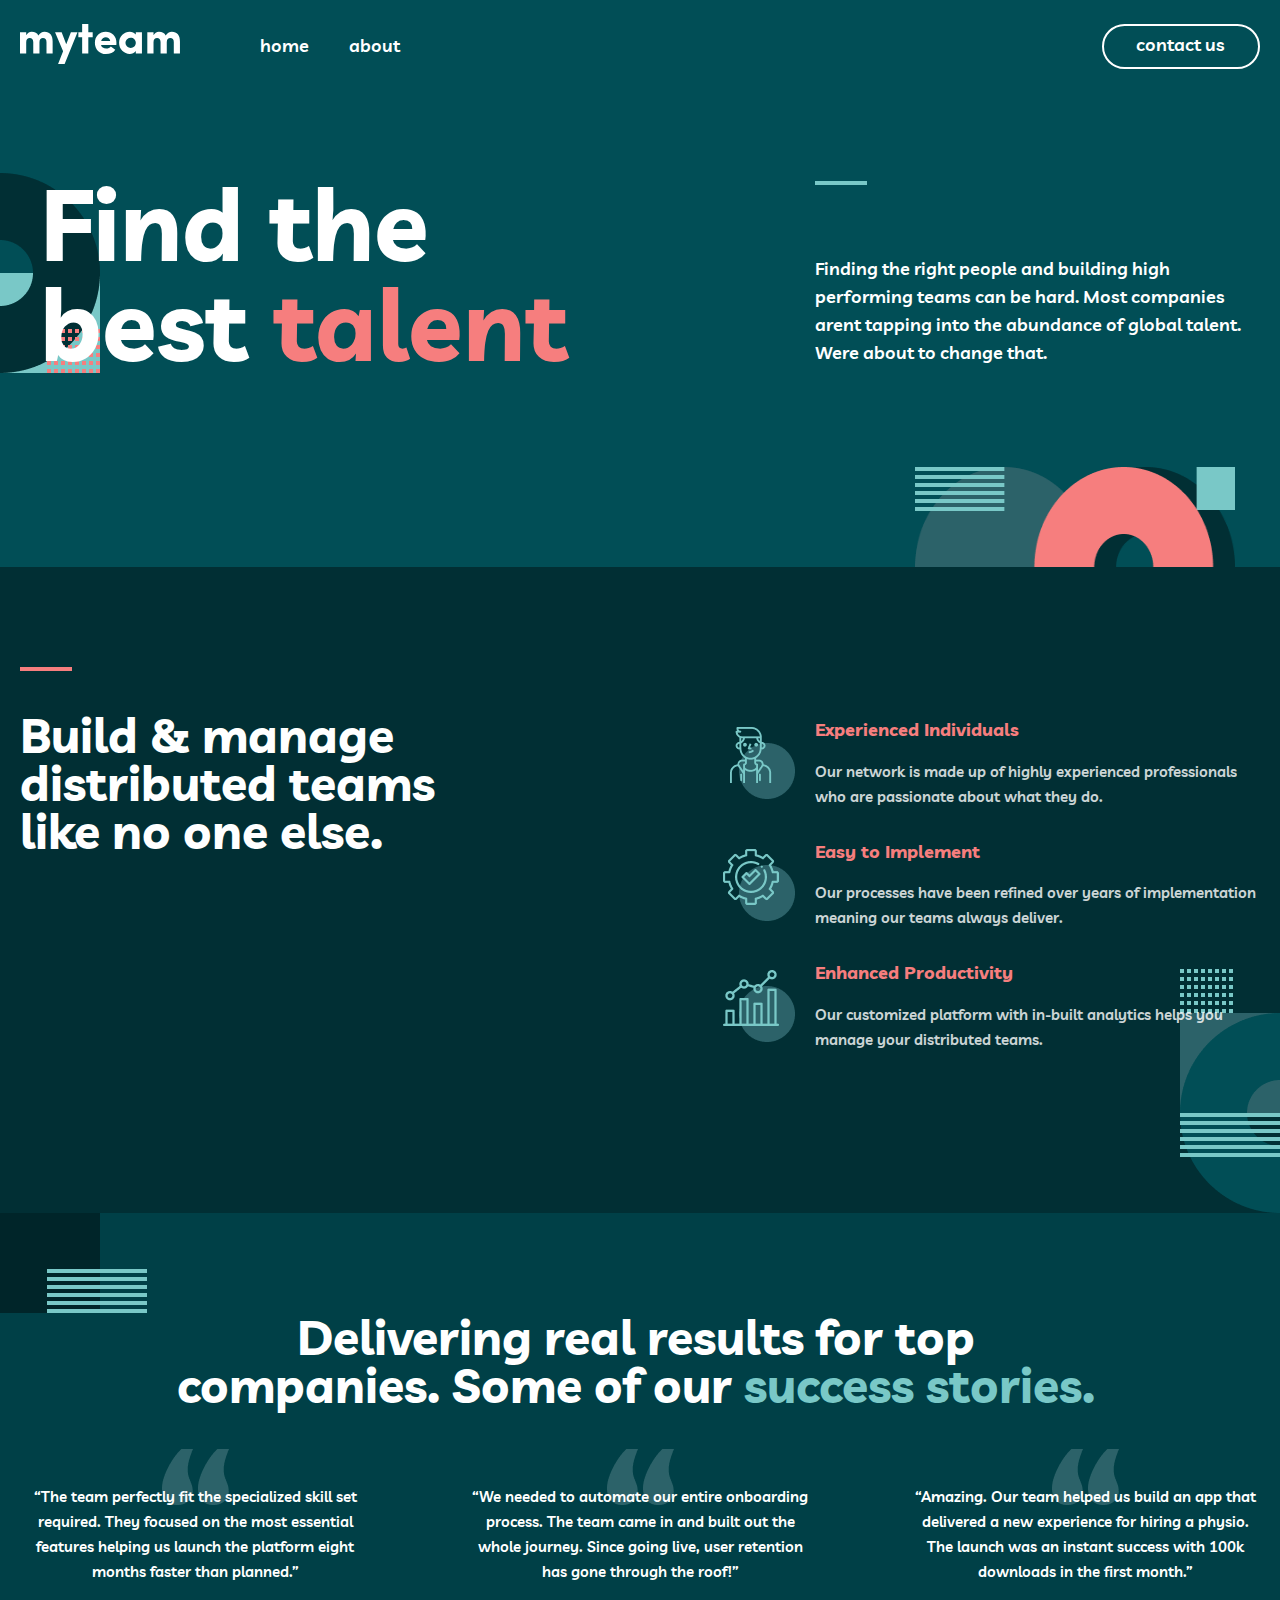
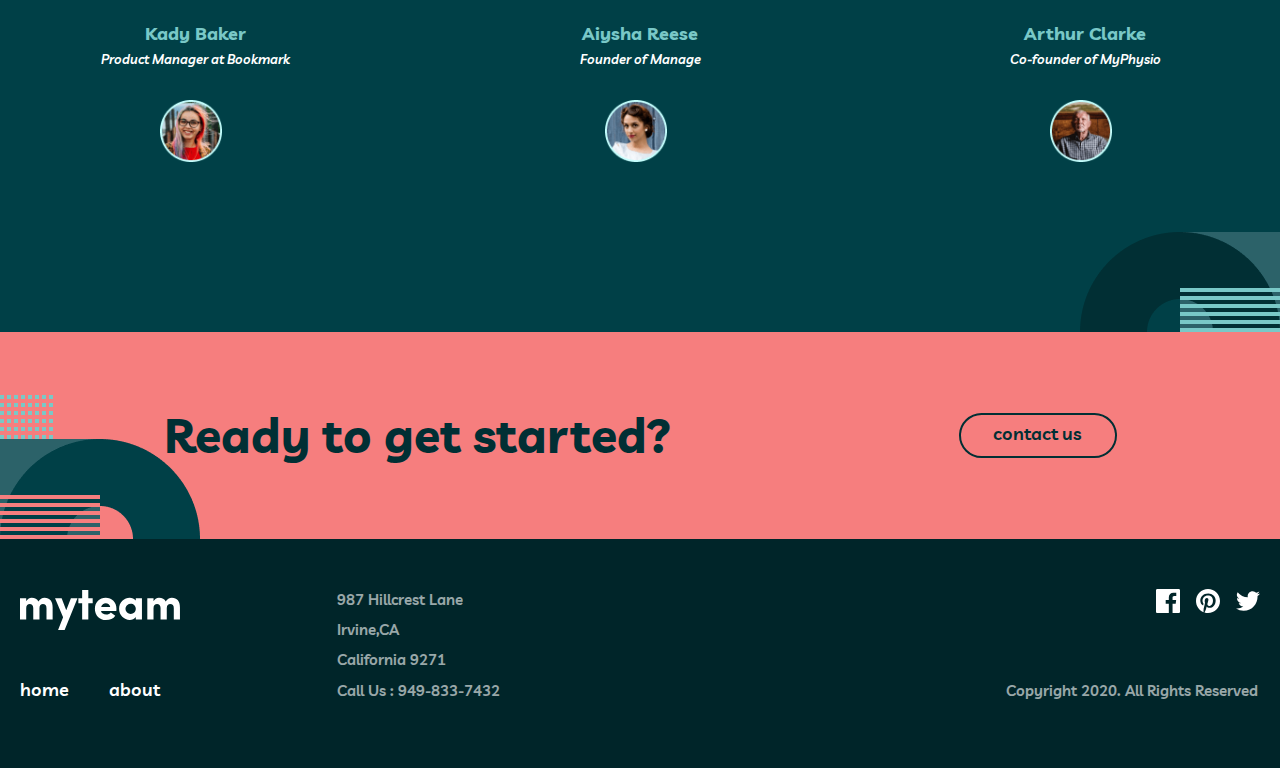
<file: index.html>
<!DOCTYPE html>
<html lang="en">
<head>
    <meta charset="UTF-8">
    <meta http-equiv="X-UA-Compatible" content="IE=edge">
    <meta name="viewport" content="width=device-width, initial-scale=1.0">
    <title>Home Page</title>

    <link rel="stylesheet" href="css/normalize.min.css">

    <link rel="stylesheet" href="css/styles.css">

    <link rel="stylesheet" href="css/styles.min.css">

</head>
<body>
    
    <header>

        <div class="container header__container">

            <div class="header__div">

                <a href="index.html">
                    <img src="img/myteam-logo.svg" width="160" height="40" alt="myteam-logo">
                </a>

                <ul class="header__list">
                    <li class="header__item"><a class="header__item--link" href="#">home</a></li>
                    <li class="header__item"><a class="header__item--link" href="about.html">about</a></li>
                </ul>

            </div>

            <a class="header__link" href="#">
                contact us
            </a>

        </div>

    </header>

    <nav class="intro">

        <div class="container intro__container">

            <h2 class="intro__title">Find the best <span class="intro__title--span">talent</span></h2>

            <div>
                
                <hr class="intro__line">

                <p class="intro__text">Finding the right people and building high performing teams can be hard. Most companies arent tapping into the abundance of global talent. Were about to change that.</p>

                <img class="red__green" src="img/red_green.png" width="320" height="100" alt="red_green">

            </div>

        </div>

    </nav>

    <main>

        <section class="section1">

            <div class="container section1__container">

                <div>

                    <hr class="line">

                    <h2 class="title__build">
                        Build & manage distributed teams like no one else.
                    </h2>

                </div>

                <ul class="list">

                    <li class="list__item">
                        <img src="img/bola_circle.png" width="72" height="72" alt="bola_circle">
                        <div class="list__item--div">
                            <h3 class="list__item--title">Experienced Individuals</h3>
                            <p class="list__item--text">Our network is made up of highly experienced professionals who are passionate about what they do.</p>
                        </div>
                    </li>

                    <li class="list__item">
                        <img src="img/nastroyka.png" width="72" height="72" alt="nastroyka">
                        <div class="list__item--div">
                            <h3 class="list__item--title">Easy to Implement</h3>
                            <p class="list__item--text">Our processes have been refined over years of implementation meaning our teams always deliver.</p>
                        </div>
                    </li>

                    <li class="list__item">
                        <img src="img/rezultat.png" width="72" height="72" alt="rezultat">
                        <div class="list__item--div">
                            <h3 class="list__item--title">Enhanced Productivity</h3>
                            <p class="list__item--text">Our customized platform with in-built analytics helps you manage your distributed teams.</p>
                        </div>
                    </li>

                </ul>

            </div>

        </section>

        <section class="section2">

            <div class="container">

                <h2 class="title__delivering">
                    Delivering real results for top companies. Some of our <span class="title__delivering--span">success stories.</span>
                </h2>

                <ul class="list2">

                    <li class="list2__item">
                        <p class="list2__item--text"> “The team perfectly fit the specialized skill set required. They focused on the most essential features helping us launch the platform eight months faster than planned.”</p>
                        <h3 class="list2__item--title">Kady Baker</h3>
                        <p class="list2__item--text2">Product Manager at Bookmark</p>
                        <img class="images" src="img/ackili_qz.png" width="62" height="62" alt="ackili_qz">
                    </li>

                    <li class="list2__item">
                        <p class="list2__item--text">“We needed to automate our entire onboarding process. The team came in and built out the whole journey. Since going live, user retention has gone through the roof!”</p>
                        <h3 class="list2__item--title">Aiysha Reese</h3>
                        <p class="list2__item--text2">Founder of Manage</p>
                        <img class="images" src="img/kenayi.png" width="62" height="62" alt="kenayi">
                    </li>

                    <li class="list2__item">
                        <p class="list2__item--text">“Amazing. Our team helped us build an app that delivered a new experience for hiring a physio. The launch was an instant success with 100k downloads in the first month.”</p>
                        <h3 class="list2__item--title">Arthur Clarke</h3>
                        <p class="list2__item--text2">Co-founder of MyPhysio</p>
                        <img class="images" src="img/doda.png" width="62" height="62" alt="doda">
                    </li>

                </ul>

            </div>

        </section>

        <section class="section3">

            <div class="container section3__container">

                <h2 class="title__ready">
                    Ready to get started?
                </h2>

                <a class="link__contact" href="#">
                    contact us
                </a>

            </div>

        </section>

    </main>

    <footer>

        <div class="container footer__container">

            <div>

                <a href="index.html">
                    <img class="footer__logo" src="img/myteam-logo.svg" width="160" height="40" alt="myteam-logo">
                </a>
    
                <ul class="footer__list">
                    <li class="footer__list--item"><a class="flist__item--link" href="#">home</a></li>
                    <li class="footer__list--item"><a class="flist__item--link" href="about.html">about</a></li>
                </ul>

            </div>

            <ul class="footer__list2">

                <li class="footer__item">
                    <a class="footer__link" href="#">987  Hillcrest Lane</a>
                </li>

                <li class="footer__item">
                    <a class="footer__link" href="#">Irvine,CA</a>
                </li>

                <li class="footer__item">
                    <a class="footer__link" href="#">California 9271</a>
                </li>

                <li class="footer__item">
                    <a class="footer__link" href="tel:949-833-7432">Call Us : 949-833-7432</a>
                </li>

            </ul>

            <div>

                <ul class="footer__media">
                    <li class="facebook"></li>
                    <li class="pinterest"></li>
                    <li class="twitter"></li>
                </ul>

                <p class="footer__text">Copyright 2020. All Rights Reserved</p>

            </div>

        </div>

    </footer>

</body>
</html>
</file>
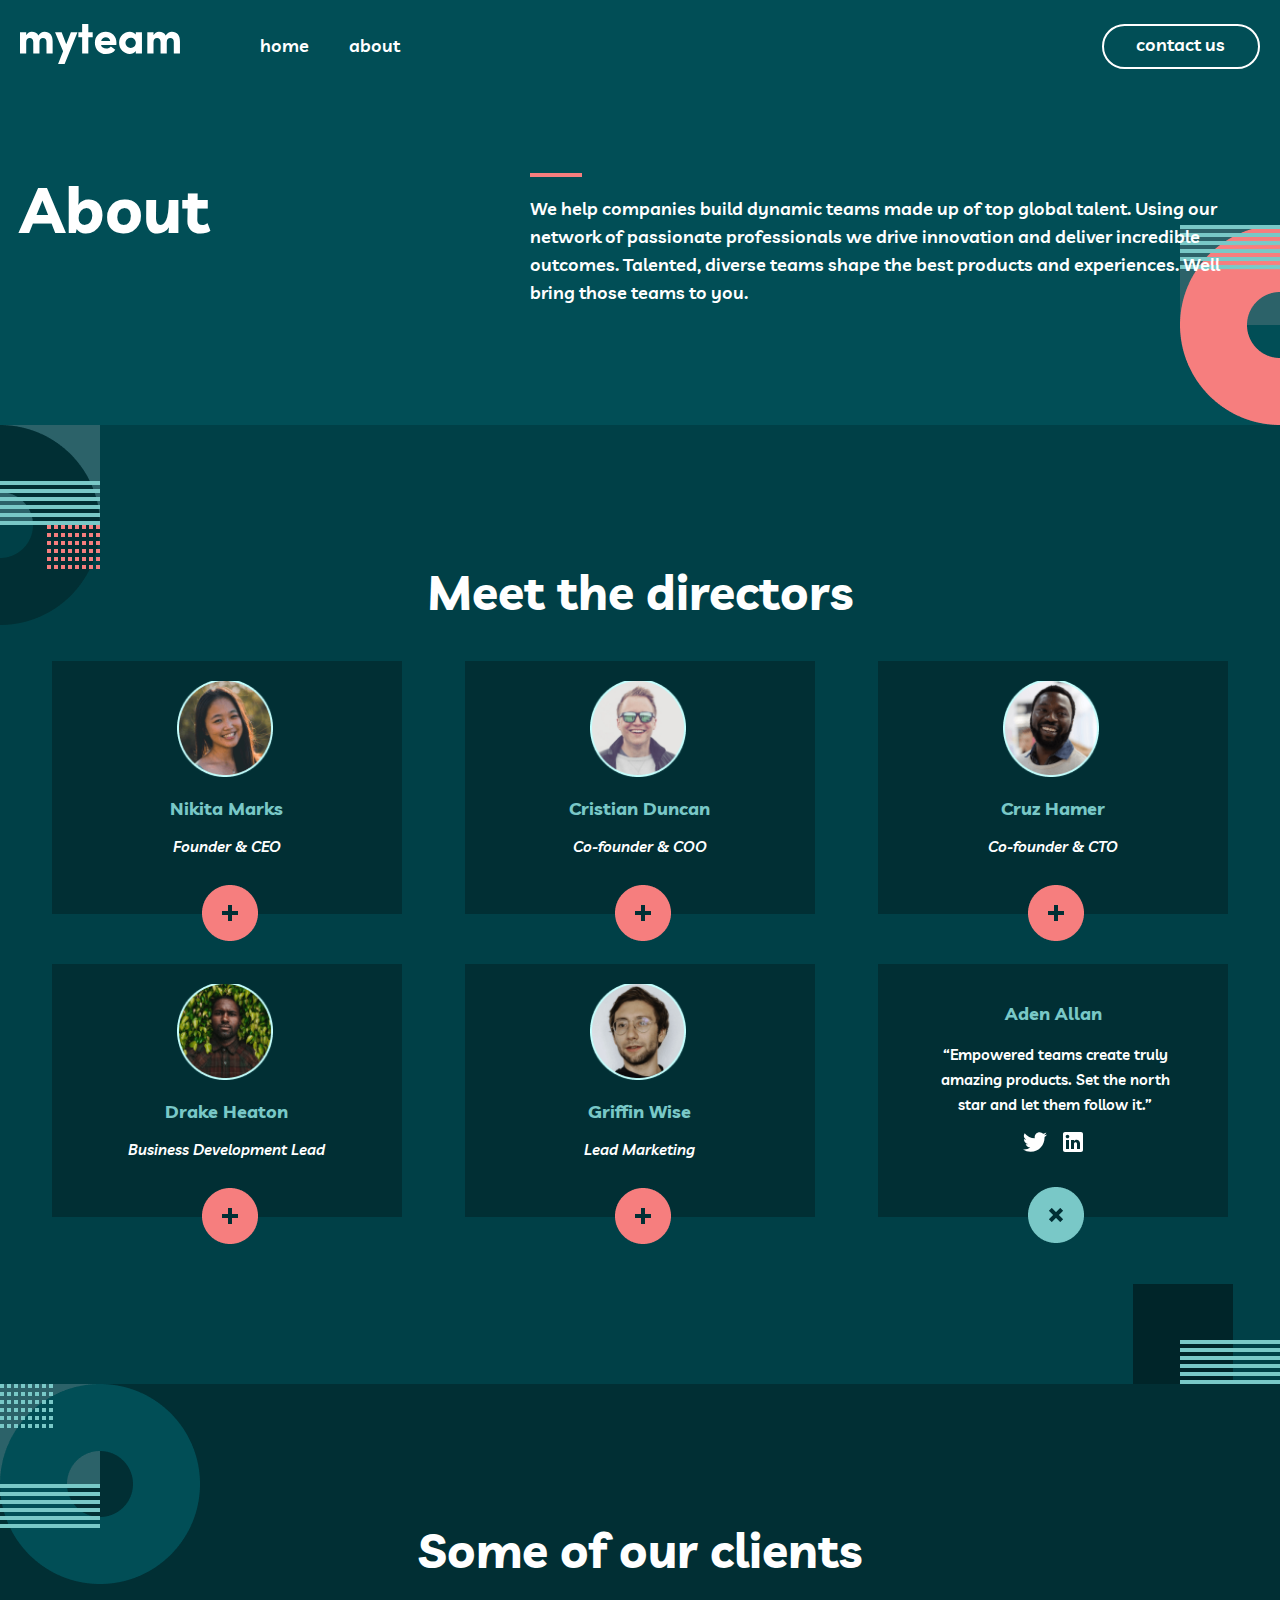
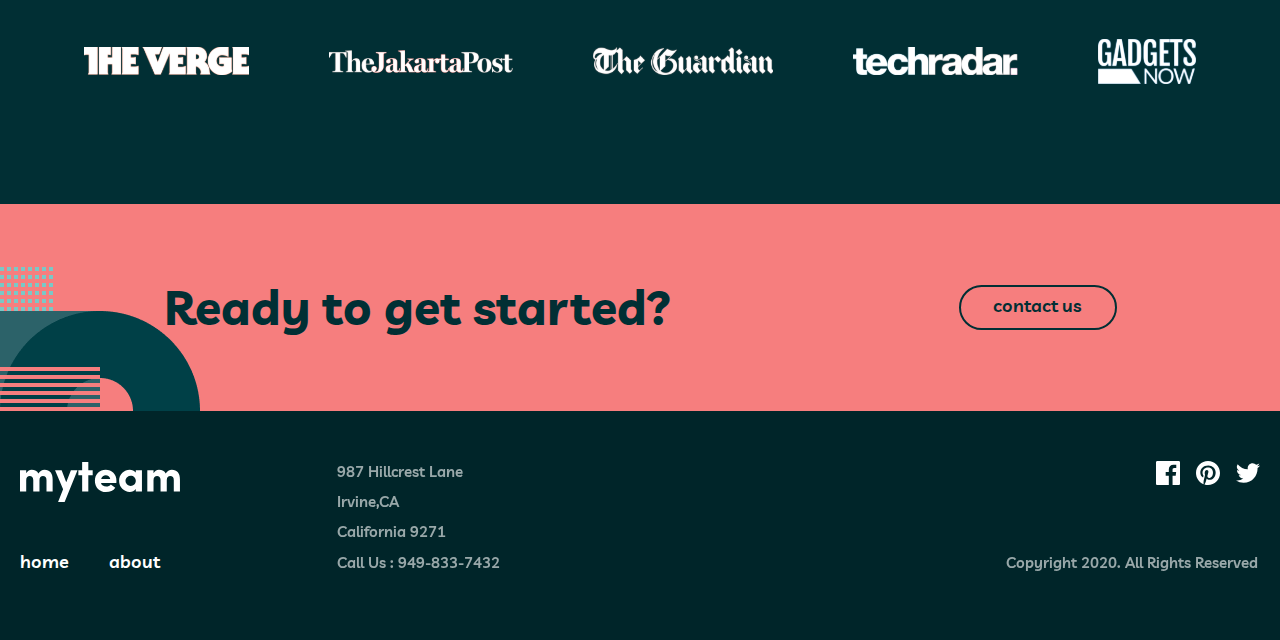
<file: about.html>
<!DOCTYPE html>
<html lang="en">
<head>
    <meta charset="UTF-8">
    <meta http-equiv="X-UA-Compatible" content="IE=edge">
    <meta name="viewport" content="width=device-width, initial-scale=1.0">
    <title>About Page</title>

    <link rel="stylesheet" href="css/normalize.min.css">

    <link rel="stylesheet" href="css/styles.css">

    <link rel="stylesheet" href="css/styles.min.css">

</head>
<body>
    
    <header>

        <div class="container header__container">

           <div class="header__div">

            <a href="index.html">
                <img src="img/myteam-logo.svg" width="160" height="40" alt="myteam-logo">
            </a>

            <ul class="header__list">
                <li class="header__item"><a class="header__item--link" href="index.html">home</a></li>
                <li class="header__item"><a class="header__item--link" href="#">about</a></li>
            </ul>

           </div>

            <a class="header__link" href="#">
                contact us
            </a>

        </div>

    </header>

    <nav class="intro1">

        <div class="container intro__container1">

            <h1 class="title__about">About</h1>

            <div>

                <hr class="intro__line1">

                <p class="intro__text1">We help companies build dynamic teams made up of top global talent. Using our network of passionate professionals we drive innovation and deliver incredible outcomes. Talented, diverse teams shape the best products and experiences. Well bring those teams to you.</p>

            </div>

        </div>

    </nav>

    <main>

        <section class="page2__section1">

            <div class="container">

                <h2 class="title__meet">
                    Meet the directors
                </h2>

                <ul class="page2__list">

                    <li class="p2__list--item">
                        <a class="p2list__item--link" href="#">
                            <img class="img1" src="img/qz.png" width="96" height="96" alt="qz">
                            <h3 class="title__name">Nikita Marks</h3>
                            <p class="p__text">Founder & CEO</p>
                            <img class="plus__img" src="img/plus.png" width="56" height="56" alt="plus">
                        </a>
                    </li>

                    <li class="p2__list--item">
                        <a class="p2list__item--link" href="#">
                            <img class="img1" src="img/ackili_oka.png" width="96" height="96" alt="ackili_oka">
                            <h3 class="title__name">Cristian Duncan</h3>
                            <p class="p__text">Co-founder & COO</p>
                            <img class="plus__img" src="img/plus.png" width="56" height="56" alt="plus">
                        </a>
                    </li>

                    <li class="p2__list--item">
                        <a class="p2list__item--link" href="#">
                            <img class="img1" src="img/negr.png" width="96" height="96" alt="negr">
                            <h3 class="title__name">Cruz Hamer</h3>
                            <p class="p__text">Co-founder & CTO</p>
                            <img class="plus__img" src="img/plus.png" width="56" height="56" alt="plus">
                        </a>
                    </li>

                    <li class="p2__list--item">
                        <a class="p2list__item--link" href="#">
                            <img class="img1" src="img/negr2.png" width="96" height="96" alt="negr2">
                            <h3 class="title__name">Drake Heaton</h3>
                            <p class="p__text">Business Development Lead</p>
                            <img class="plus__img" src="img/plus.png" width="56" height="56" alt="plus">
                        </a>
                    </li>

                    <li class="p2__list--item">
                        <a class="p2list__item--link" href="#">
                            <img class="img1" src="img/oka.png" width="96" height="96" alt="oka">
                            <h3 class="title__name">Griffin Wise</h3>
                            <p class="p__text">Lead Marketing</p>
                            <img class="plus__img" src="img/plus.png" width="56" height="56" alt="plus">
                        </a>
                    </li>

                    <li class="p2__list--item">
                        <a class="p2list__item--link" href="#">
                            <h3 class="title__aden">Aden Allan</h3>
                            <p class="text__empowered">“Empowered teams create truly amazing products. Set the north star and let them follow it.”</p>
                            <ul class="page2__media">
                                <li class="page2__twitter"></li>
                                <li class="linkedin"></li>
                            </ul>
                            <img class="x" src="img/x.png" width="56" height="56" alt="x">
                        </a>
                    </li>

                </ul>

            </div>

        </section>

        <section class="page2__section2">

            <div class="container">

                <h2 class="title__some">Some of our clients</h2>

                <ul class="logo_list">

                    <li class="logo__items">
                        <a target="_blank" href="https://www.theverge.com/">
                            <img src="img/the_verge.svg" width="165" height="28" alt="the_verge">
                        </a>
                    </li>

                    <li class="logo__items">
                        <a target="_blank" href="https://www.thejakartapost.com/">
                            <img src="img/jakarta.svg" width="184" height="23" alt="jakarta">
                        </a>
                    </li>

                    <li class="logo__items">
                        <a target="_blank" href="https://www.theguardian.com/international">
                            <img src="img/the_guardian.svg" width="180" height="28" alt="the_guardian">
                        </a>
                    </li>

                    <li class="logo__items">
                        <a target="_blank" href="https://www.techradar.com/">
                            <img src="img/tech_radar.svg" width="165" height="28" alt="tech_radar">
                        </a>
                    </li>

                    <li class="logo__items">
                        <a target="_blank" href="https://www.techradar.com/">
                            <img src="img/gadgets-now.svg" width="98" height="45" alt="gadgets-now">
                        </a>
                    </li>

                </ul>

            </div>

        </section>
    
        <section class="section3">

            <div class="container section3__container">

            <h2 class="title__ready">
                Ready to get started?
            </h2>

            <a class="link__contact" href="#">
                contact us
            </a>

            </div>

        </section>

    </main>

    <footer>

        <div class="container footer__container">

            <div>

                <a href="index.html">
                    <img class="footer__logo" src="img/myteam-logo.svg" width="160" height="40" alt="myteam-logo">
                </a>
    
                <ul class="footer__list">
                    <li class="footer__list--item"><a class="flist__item--link" href="index.html">home</a></li>
                    <li class="footer__list--item"><a class="flist__item--link" href="about.html">about</a></li>
                </ul>

            </div>

            <ul class="footer__list2">

                <li class="footer__item">
                    <a class="footer__link" href="#">987  Hillcrest Lane</a>
                </li>

                <li class="footer__item">
                    <a class="footer__link" href="#">Irvine,CA</a>
                </li>

                <li class="footer__item">
                    <a class="footer__link" href="#">California 9271</a>
                </li>

                <li class="footer__item">
                    <a class="footer__link" href="tel:949-833-7432">Call Us : 949-833-7432</a>
                </li>

            </ul>

            <div>

                <ul class="footer__media">
                    <li class="facebook"></li>
                    <li class="pinterest"></li>
                    <li class="twitter"></li>
                </ul>

                <p class="footer__text">Copyright 2020. All Rights Reserved</p>

            </div>

        </div>

    </footer>
    
</body>
</html>
</file>
<file: css/styles.css>
@font-face {
    font-family: 'Livvic';
    font-style: normal;
    font-weight: 600;
    font-display: swap;
    src: local(''),
         url('../fonts/livvic-v13-latin-600.woff2') format('woff2'), 
         url('../fonts/livvic-v13-latin-600.woff') format('woff')
  }
  @font-face {
    font-family: 'Livvic';
    font-style: normal;
    font-weight: 700;
    font-display: swap;
    src: local(''),
         url('../fonts/livvic-v13-latin-700.woff2') format('woff2'),
         url('../fonts/livvic-v13-latin-700.woff') format('woff')
  }
@font-face {
    font-family: 'Livvic';
    font-style: italic;
    font-weight: 600;
    font-display: swap;
    src: local(''),
         url('../fonts/livvic-v13-latin-600italic.woff2') format('woff2'), 
         url('../fonts/livvic-v13-latin-600italic.woff') format('woff')
  }

body {
    margin: 0;
}

.container {
    max-width: 1280px;
    margin: 0 auto;
    padding: 0 20px;
}

/* home page styles */

/* header styles */

header {
    background: #014E56;
    padding-top: 20px;
    padding-bottom: 100px;
}

.header__list {
    list-style-type: none;
    display: flex;
    align-items: center;
    padding-left: 0;
    margin-left: 80px;
}

.header__item {
    margin-right: 40px;
}

.header__item:last-child {
    margin-right: 0;
}

.header__item--link {
    text-decoration: none;
    font-family: 'Livvic';
    font-weight: 600;
    font-size: 18px;
    color: #FFFFFF;
    transition: all 0.3s ease;
}

.header__item--link:hover {
    border-bottom: 2px solid #FFFFFF;
    opacity: 0.5;
}

.header__item--link:active {
    opacity: 1;
    transition: none;
}

.header__link {
    text-decoration: none;
    font-family: 'Livvic';
    font-weight: 600;
    font-size: 18px;
    color: #FFFFFF;
    border: 2px solid #FFFFFF;
    border-radius: 24px;
    padding: 9px 33px 11px 32px;
    transition: all 0.4s ease;
}

.header__link:hover {
    text-decoration: underline #FFFFFF;
    opacity: 0.5;
}

.header__link:active {
    opacity: 1;
    transition: none;
}

.header__container {
    display: flex;
    align-items: center;
    justify-content: space-between;
}

.header__div {
    display: flex;
    align-items: center;
}

/* header finished styles */

/* intro styles */

.intro {
    background: #014E56;
    background-image: url(../img/circle_yarm.png);
    background-position: top left;
    background-repeat: no-repeat;
}

.intro__title {
    font-family: 'Livvic';
    font-weight: 700;
    font-size: 100px;
    line-height: 100px;
    color: #FFFFFF;
    margin: 0;
    width: 602px;
    margin-left: 20px;
}

.intro__title--span {
    color: #F67E7E;
}

.circle__yarm--img {
    margin-right: 30px;
    margin-top: 50px;
}

.intro__line {
    background: #79C8C7;
    width: 50px;
    height: 2px;
    border: 1px solid #79C8C7;
    margin-left: 0px;
}

.intro__text {
    font-family: 'Livvic';
    font-weight: 600;
    font-size: 18px;
    line-height: 28px;
    color: #FFFFFF;
    width: 445px;
    margin-top: 70px;
    margin-bottom: 100px;
}

.intro__container {
    display: flex;
    justify-content: space-between;
}

.red__green {
    margin-left: 100px;
    margin-bottom: -4px;
}

/* intro finished styles */

/* main styles */

.section1 {
    background: #012F34;
    padding-top: 100px;
    padding-bottom: 130px;
    background-image: url(../img/circle_yarm2.png);
    background-repeat: no-repeat;
    background-position: right bottom;
}

.line {
    margin: 0;
    background: #F67E7E;
    width: 50px;
    height: 2px;
    border: 1px solid #F67E7E;
}

.title__build {
    font-family: 'Livvic';
    font-weight: 700;
    font-size: 48px;
    line-height: 48px;
    color: #FFFFFF;
    width: 445px;
}

.list {
    list-style-type: none;
    padding-left: 0;
    margin-top: 35px;
}

.list__item {
    display: flex;
    align-items: center;
}

.list__item--div {
    margin-left: 20px;
}

.list__item--title {
    font-family: 'Livvic';
    font-weight: 700;
    font-size: 18px;
    color: #F67E7E;
}

.list__item--text {
    font-family: 'Livvic';
    font-weight: 600;
    font-size: 15px;
    line-height: 25px;
    color: #FFFFFF;
    opacity: 0.8;
    width: 445px;
}

.section1__container {
    display: flex;
    justify-content: space-between;
}

.section2 {
    background: #004047;
    padding-top: 100px;
    padding-bottom: 150px;
    background-image: url(../img/square.png), url(../img/circle_yarm3.png);
    background-repeat: no-repeat;
    background-position: top left, bottom right;
}

.title__delivering {
    font-family: 'Livvic';
    font-weight: 700;
    font-size: 48px;
    line-height: 48px;
    text-align: center;
    color: #FFFFFF;
    width: 932px;
    margin-left: 150px;
    margin-top: 0;
}

.title__delivering--span {
    color: #79C8C7;
}

.list2 {
    list-style-type: none;
    padding-left: 0;
    display: flex;
    align-items: center;
    justify-content: space-between;
}

.list2__item {
    background-image: url(../img/undov.png);
    background-repeat: no-repeat;
    background-position: top center;
    padding-top: 20px;
}

.list2__item--text {
    font-family: 'Livvic';
    font-weight: 600;
    font-size: 15px;
    line-height: 25px;
    text-align: center;
    width: 350px;    
    color: #FFFFFF;
}

.list2__item--title {
    font-family: 'Livvic';
    font-weight: 700;
    font-size: 18px;
    text-align: center;
    color: #79C8C7;
    margin-top: 40px;
    margin-bottom: 0;
}

.list2__item--text2 {
    font-family: 'Livvic';
    font-style: italic;
    font-size: 13px;
    text-align: center;
    color: #FFFFFF;
    margin-top: 7px;
}

.images {
    margin-left: 140px;
    margin-top: 20px;  
}

.section3 {
    background: #F67E7E;
    padding-top: 76px;
    padding-bottom: 76px;
    background-image: url(../img/yarm_qzl_yawl.png);
    background-repeat: no-repeat;
    background-position: bottom left;
}

.section3__container {
    display: flex;
    align-items: center;
    justify-content: space-around;
}

.title__ready {
    font-family: 'Livvic';
    font-weight: 700;
    font-size: 48px;
    color: #012F34;
    margin: 0;
}

.link__contact {
    text-decoration: none;
    font-family: 'Livvic';
    font-weight: 600;
    font-size: 18px;
    color: #012F34;
    border: 2px solid #012F34;
    border-radius: 24px; 
    padding: 9px 33px 11px 32px;   
    transition: all 0.4s ease;
}

.link__contact:hover {
    text-decoration: underline;
    opacity: 0.5;
}

.link__contact:active {
    opacity: 1;
    transition: none;
}

/* main finished styles */

/* footer styles */

footer {
    background: #002529;
    padding-top: 50px;
    padding-bottom: 50px;
}

.footer__list {
    list-style-type: none;
    padding-left: 0;
    display: flex;
    align-items: center;
}

.footer__list--item {
    margin-right: 40px;
}

.footer__list--item:last-child {
    margin-right: 0;
}

.flist__item--link {
    text-decoration: none;
    font-family: 'Livvic';
    font-weight: 600;
    font-size: 18px;
    color: #FFFFFF;
    transition: all 0.4s ease;
}

.flist__item--link:hover {
    border-bottom: 2px solid #FFFFFF;
    opacity: 0.5;
}

.flist__item--link:active {
    opacity: 1;
    transition: none;
}

.footer__logo {
    display: block;
    margin-bottom: 50px;
}

.footer__list2 {
    list-style-type: none;
    padding-left: 0;
    margin-top: 0px;
    margin-left: -350px;
}

.footer__item {
    margin-bottom: 12px;
}

.footer__item:last-child {
    margin-bottom: 0;
}

.footer__link {
    text-decoration: none;
    font-family: 'Livvic';
    font-weight: 600;
    font-size: 15px;
    color: #FFFFFF;
    opacity: 0.6;
    transition: all 0.4s ease;
}

.footer__link:hover {
    border-bottom: 2px solid #FFFFFF;
    opacity: 0.6;
}

.footer__link:active {
    opacity: 1;
    transition: none;
}

.footer__media {
    padding-left: 0;
    list-style-type: none;
    display: flex;
    align-items: center;
    margin-top: 0px;
    margin-left: 150px;
}

.facebook::before {
    content: url(../img/facebook.svg);
    background-repeat: no-repeat;
    margin-right: 16px;
    cursor: pointer;
}

.pinterest::before {
    content: url(../img/pinterest.svg);
    background-repeat: no-repeat;
    margin-right: 16px;
    cursor: pointer;
}

.twitter::before {
    content: url(../img/twitter.svg);
    background-repeat: no-repeat;
    cursor: pointer;
}

.footer__text {
    font-family: 'Livvic';
    font-weight: 600;
    font-size: 15px;
    line-height: 25px;
    color: #FFFFFF;
    mix-blend-mode: normal;
    opacity: 0.6;
    margin-top: 60px;
}

.footer__container {
    display: flex;
    align-items: center;
    justify-content: space-between;
}

/* footer finished styles */

/* home page finished styles */


/* about page styles */

/* intro styles */

.intro1 {
    background: #014E56;
    padding-bottom: 100px;
    background-image: url(../img/circle_yarm_red.png);
    background-repeat: no-repeat;
    background-position: bottom right;
}

.title__about {
    font-family: 'Livvic';
    font-weight: 700;
    font-size: 64px;
    color: #FFFFFF;
    margin-top: 0;    
}

.intro__line1 {
    background: #F67E7E;
    width: 50px;
    height: 2px;
    border: 1px solid #F67E7E;
    margin: 0;
}

.intro__text1 {
    font-family: 'Livvic';
    font-weight: 600;
    font-size: 18px;
    line-height: 28px;
    color: #FFFFFF;
    width: 730px;
}

.intro__container1 {
    display: flex;
    justify-content: space-between;
}

/* intro finished styles */

/* main styles */

.page2__section1 {
    background: #004047;
    padding-top: 100px;
    padding-bottom: 150px;
    background-image: url(../img/circle_yarm4.png), url(../img/square.png);
    background-repeat: no-repeat;
    background-position: top left, bottom right;
}

.title__meet {
    font-family: 'Livvic';
    font-weight: 700;
    font-size: 48px;
    text-align: center;
    color: #FFFFFF;
}

.page2__list {
    list-style-type: none;
    padding-left: 0;
    display: flex;
    flex-wrap: wrap;
    justify-content: space-around;
}

.p2__list--item {
    background: #012F34;
    width: 350px;
    height: 253px;
    margin-bottom: 48px;
    cursor: pointer;
    border: 1px solid #004047;
    transition: all 0.4s ease;
}

.p2__list--item:hover {
    border: 1px solid aqua;
}

.p2__list--item:active {
    box-shadow: 0 0 5px 5px aqua;
    transition: none;
}

.p2__list--item:nth-child(4) {
    margin-bottom: 0;
}

.p2__list--item:nth-child(5) {
    margin-bottom: 0;
}

.p2__list--item:nth-child(6) {
    margin-bottom: 0;
}

.p2list__item--link {
    text-decoration: none;
}

.title__name {
    font-family: 'Livvic';
    font-weight: 700;
    font-size: 18px;
    text-align: center;
    color: #79C8C7;
}

.p__text {
    font-family: 'Livvic';
    font-size: 15px;
    text-align: center;
    color: #FFFFFF;
    font-style: italic;    
}

.plus__img {
    margin-left: 150px;
    position: absolute;
    margin-top: 15px;
}

.img1 {
    margin-left: 125px;
    margin-top: 20px;   
}

.title__aden {
    font-family: 'Livvic';
    font-weight: 700;
    font-size: 18px;
    text-align: center;
    color: #79C8C7;
    margin-top: 40px;
}

.text__empowered {
    font-family: 'Livvic';
    font-weight: 600;
    font-size: 15px;
    line-height: 25px;
    text-align: center;
    color: #FFFFFF;
    width: 254px;
    margin-left: 50px;
}

.page2__media {
    list-style-type: none;
    padding-left: 0;
    display: flex;
    justify-content: center;
}

.page2__twitter::before {
    content: url(../img/twitter.svg);
    background-repeat: no-repeat;
    margin-right: 16px;
}

.linkedin::before {
    content: url(../img/linkedin-logo.svg);
    background-repeat: no-repeat;
}

.x {
    position: absolute;
    margin-left: 150px;
    margin-top: 30px;
}

.page2__section2 {
    background: #012F34;
    padding-top: 100px;
    padding-bottom: 100px;
    background-image: url(../img/circle.png);
    background-repeat: no-repeat;
    background-position: top left;
}

.title__some {
    font-family: 'Livvic';
    font-weight: 700;
    font-size: 48px;
    text-align: center;
    color: #FFFFFF;
}

.logo_list {
    display: flex;
    align-items: center;
    list-style-type: none;
    padding-left: 0;
    justify-content: center;
    margin-top: 60px;
}

.logo__items {
    margin-right: 80px;
}

.logo__items:last-child {
    margin-right: 0;
}
</file>
<file: css/styles.min.css>
.header__item--link,.header__link{text-decoration:none;font-weight:600;font-size:18px}.header__item--link,.header__link,.intro__title{color:#fff;font-family:Livvic}.footer__list--item:last-child,.header__item:last-child{margin-right:0}.plus__img,.x{position:absolute}@font-face{font-family:Livvic;font-style:normal;font-weight:600;font-display:swap;src:local(''),url('../fonts/livvic-v13-latin-600.woff2') format('woff2'),url('../fonts/livvic-v13-latin-600.woff') format('woff')}@font-face{font-family:Livvic;font-style:normal;font-weight:700;font-display:swap;src:local(''),url('../fonts/livvic-v13-latin-700.woff2') format('woff2'),url('../fonts/livvic-v13-latin-700.woff') format('woff')}@font-face{font-family:Livvic;font-style:italic;font-weight:600;font-display:swap;src:local(''),url('../fonts/livvic-v13-latin-600italic.woff2') format('woff2'),url('../fonts/livvic-v13-latin-600italic.woff') format('woff')}body{margin:0}.container{max-width:1280px;margin:0 auto;padding:0 20px}header{background:#014e56;padding-top:20px;padding-bottom:100px}.header__list{list-style-type:none;display:flex;align-items:center;padding-left:0;margin-left:80px}.header__item{margin-right:40px}.header__item--link{transition:.3s}.header__item--link:hover{border-bottom:2px solid #fff;opacity:.5}.header__item--link:active{opacity:1;transition:none}.header__link{border:2px solid #fff;border-radius:24px;padding:9px 33px 11px 32px;transition:.4s}.list,.list2{padding-left:0;list-style-type:none}.header__link:hover{text-decoration:underline #FFFFFF;opacity:.5}.header__link:active{opacity:1;transition:none}.footer__container,.header__container{display:flex;align-items:center;justify-content:space-between}.header__div,.list2,.list__item{align-items:center;display:flex}.intro{background:url(../img/circle_yarm.png) top left no-repeat #014e56}.intro__title{font-weight:700;font-size:100px;line-height:100px;margin:0 0 0 20px;width:602px}.intro__title--span{color:#f67e7e}.circle__yarm--img{margin-right:30px;margin-top:50px}.intro__line{background:#79c8c7;width:50px;height:2px;border:1px solid #79c8c7;margin-left:0}.intro__text{font-family:Livvic;font-weight:600;font-size:18px;line-height:28px;color:#fff;width:445px;margin-top:70px;margin-bottom:100px}.list__item--title,.title__build{font-weight:700;font-family:Livvic}.intro__container{display:flex;justify-content:space-between}.red__green{margin-left:100px;margin-bottom:-4px}.footer__item:last-child,.p2__list--item:nth-child(4),.p2__list--item:nth-child(5),.p2__list--item:nth-child(6){margin-bottom:0}.section1{background:url(../img/circle_yarm2.png) right bottom no-repeat #012f34;padding-top:100px;padding-bottom:130px}.line{margin:0;background:#f67e7e;width:50px;height:2px;border:1px solid #f67e7e}.title__build{font-size:48px;line-height:48px;color:#fff;width:445px}.list{margin-top:35px}.list__item--div{margin-left:20px}.list__item--title{font-size:18px;color:#f67e7e}.list__item--text{font-family:Livvic;font-weight:600;font-size:15px;line-height:25px;color:#fff;opacity:.8;width:445px}.intro__container1,.section1__container{display:flex;justify-content:space-between}.section2{background:url(../img/square.png) top left no-repeat,url(../img/circle_yarm3.png) bottom right no-repeat #004047;padding-top:100px;padding-bottom:150px}.title__delivering{font-family:Livvic;font-weight:700;font-size:48px;line-height:48px;text-align:center;color:#fff;width:932px;margin-left:150px;margin-top:0}.title__delivering--span{color:#79c8c7}.list2{justify-content:space-between}.list2__item{background-image:url(../img/undov.png);background-repeat:no-repeat;background-position:top center;padding-top:20px}.list2__item--text{font-family:Livvic;font-weight:600;font-size:15px;line-height:25px;text-align:center;width:350px;color:#fff}.list2__item--title,.title__ready{font-family:Livvic;font-weight:700}.list2__item--title{font-size:18px;text-align:center;color:#79c8c7;margin-top:40px;margin-bottom:0}.list2__item--text2{font-family:Livvic;font-style:italic;font-size:13px;text-align:center;color:#fff;margin-top:7px}.images{margin-left:140px;margin-top:20px}.section3{background:url(../img/yarm_qzl_yawl.png) bottom left no-repeat #f67e7e;padding-top:76px;padding-bottom:76px}.section3__container{display:flex;align-items:center;justify-content:space-around}.title__ready{font-size:48px;color:#012f34;margin:0}.flist__item--link,.link__contact{font-family:Livvic;font-weight:600;font-size:18px;transition:.4s;text-decoration:none}.link__contact{color:#012f34;border:2px solid #012f34;border-radius:24px;padding:9px 33px 11px 32px}.link__contact:hover{text-decoration:underline;opacity:.5}.link__contact:active{opacity:1;transition:none}footer{background:#002529;padding-top:50px;padding-bottom:50px}.footer__list{list-style-type:none;padding-left:0;display:flex;align-items:center}.footer__list--item{margin-right:40px}.facebook::before,.page2__twitter::before{margin-right:16px}.flist__item--link{color:#fff}.footer__link,.footer__text{font-weight:600;font-size:15px;font-family:Livvic;color:#fff}.flist__item--link:hover{border-bottom:2px solid #fff;opacity:.5}.flist__item--link:active{opacity:1;transition:none}.footer__logo{display:block;margin-bottom:50px}.footer__media,.logo_list,.page2__list,.page2__media{display:flex;list-style-type:none;padding-left:0}.footer__list2{list-style-type:none;padding-left:0;margin-top:0;margin-left:-350px}.footer__item{margin-bottom:12px}.footer__link{text-decoration:none;opacity:.6;transition:.4s}.footer__link:hover{border-bottom:2px solid #fff;opacity:.6}.footer__link:active{opacity:1;transition:none}.footer__media{align-items:center;margin-top:0;margin-left:150px}.facebook::before{content:url(../img/facebook.svg);background-repeat:no-repeat;cursor:pointer}.pinterest::before{content:url(../img/pinterest.svg);background-repeat:no-repeat;margin-right:16px;cursor:pointer}.page2__twitter::before,.twitter::before{content:url(../img/twitter.svg);background-repeat:no-repeat}.twitter::before{cursor:pointer}.footer__text{line-height:25px;mix-blend-mode:normal;opacity:.6;margin-top:60px}.intro1{background:url(../img/circle_yarm_red.png) bottom right no-repeat #014e56;padding-bottom:100px}.title__about{font-family:Livvic;font-weight:700;font-size:64px;color:#fff;margin-top:0}.intro__line1{background:#f67e7e;width:50px;height:2px;border:1px solid #f67e7e;margin:0}.intro__text1{font-family:Livvic;font-weight:600;font-size:18px;line-height:28px;color:#fff;width:730px}.title__aden,.title__meet,.title__name,.title__some{font-weight:700;font-family:Livvic;text-align:center}.page2__section1{background:url(../img/circle_yarm4.png) top left no-repeat,url(../img/square.png) bottom right no-repeat #004047;padding-top:100px;padding-bottom:150px}.title__meet,.title__some{font-size:48px;color:#fff}.page2__list{flex-wrap:wrap;justify-content:space-around}.p2__list--item{background:#012f34;width:350px;height:253px;margin-bottom:48px;cursor:pointer;border:1px solid #004047;transition:.4s}.p2__list--item:hover{border:1px solid #0ff}.p2__list--item:active{box-shadow:0 0 5px 5px #0ff;transition:none}.p2list__item--link{text-decoration:none}.title__name{font-size:18px;color:#79c8c7}.p__text{font-family:Livvic;font-size:15px;text-align:center;color:#fff;font-style:italic}.plus__img{margin-left:150px;margin-top:15px}.img1{margin-left:125px;margin-top:20px}.title__aden{font-size:18px;color:#79c8c7;margin-top:40px}.text__empowered{font-family:Livvic;font-weight:600;font-size:15px;line-height:25px;text-align:center;color:#fff;width:254px;margin-left:50px}.page2__media{justify-content:center}.linkedin::before{content:url(../img/linkedin-logo.svg);background-repeat:no-repeat}.x{margin-left:150px;margin-top:30px}.page2__section2{background:url(../img/circle.png) top left no-repeat #012f34;padding-top:100px;padding-bottom:100px}.logo_list{align-items:center;justify-content:center;margin-top:60px}.logo__items{margin-right:80px}.logo__items:last-child{margin-right:0}
</file>
